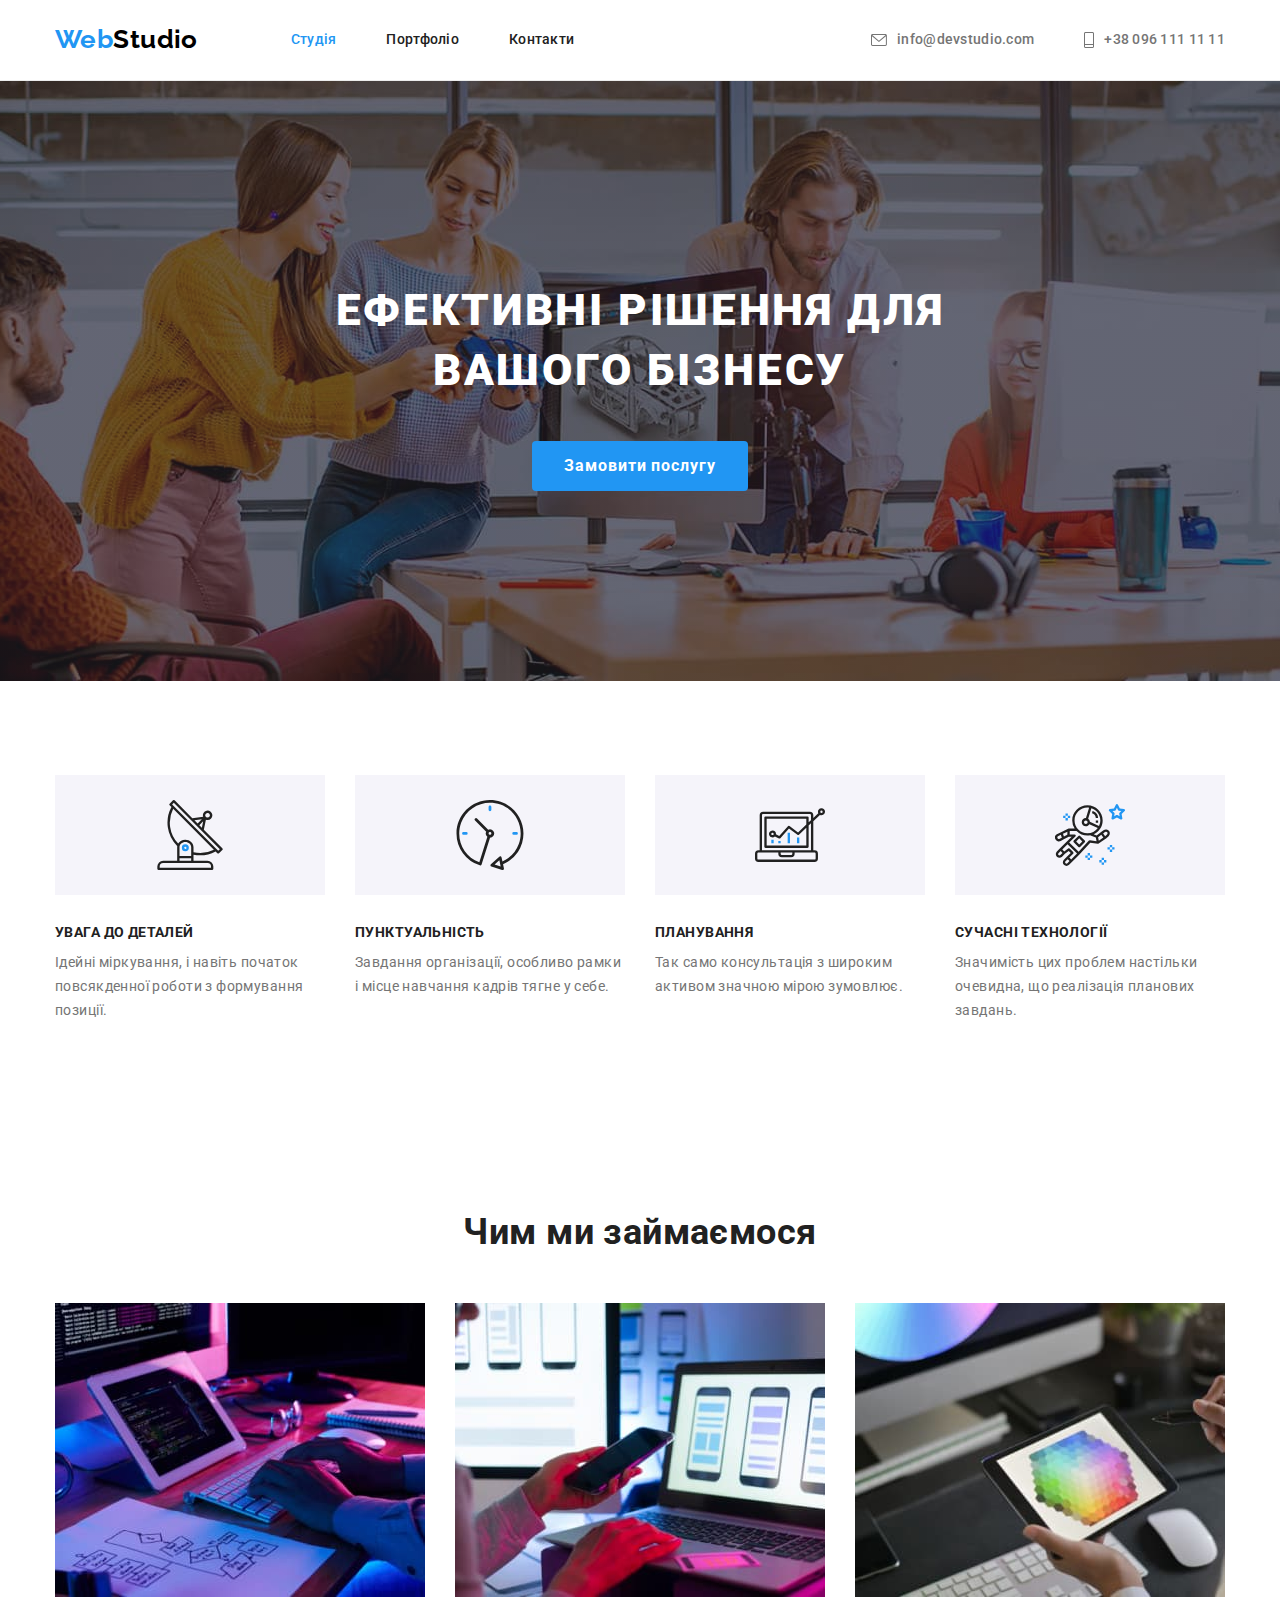
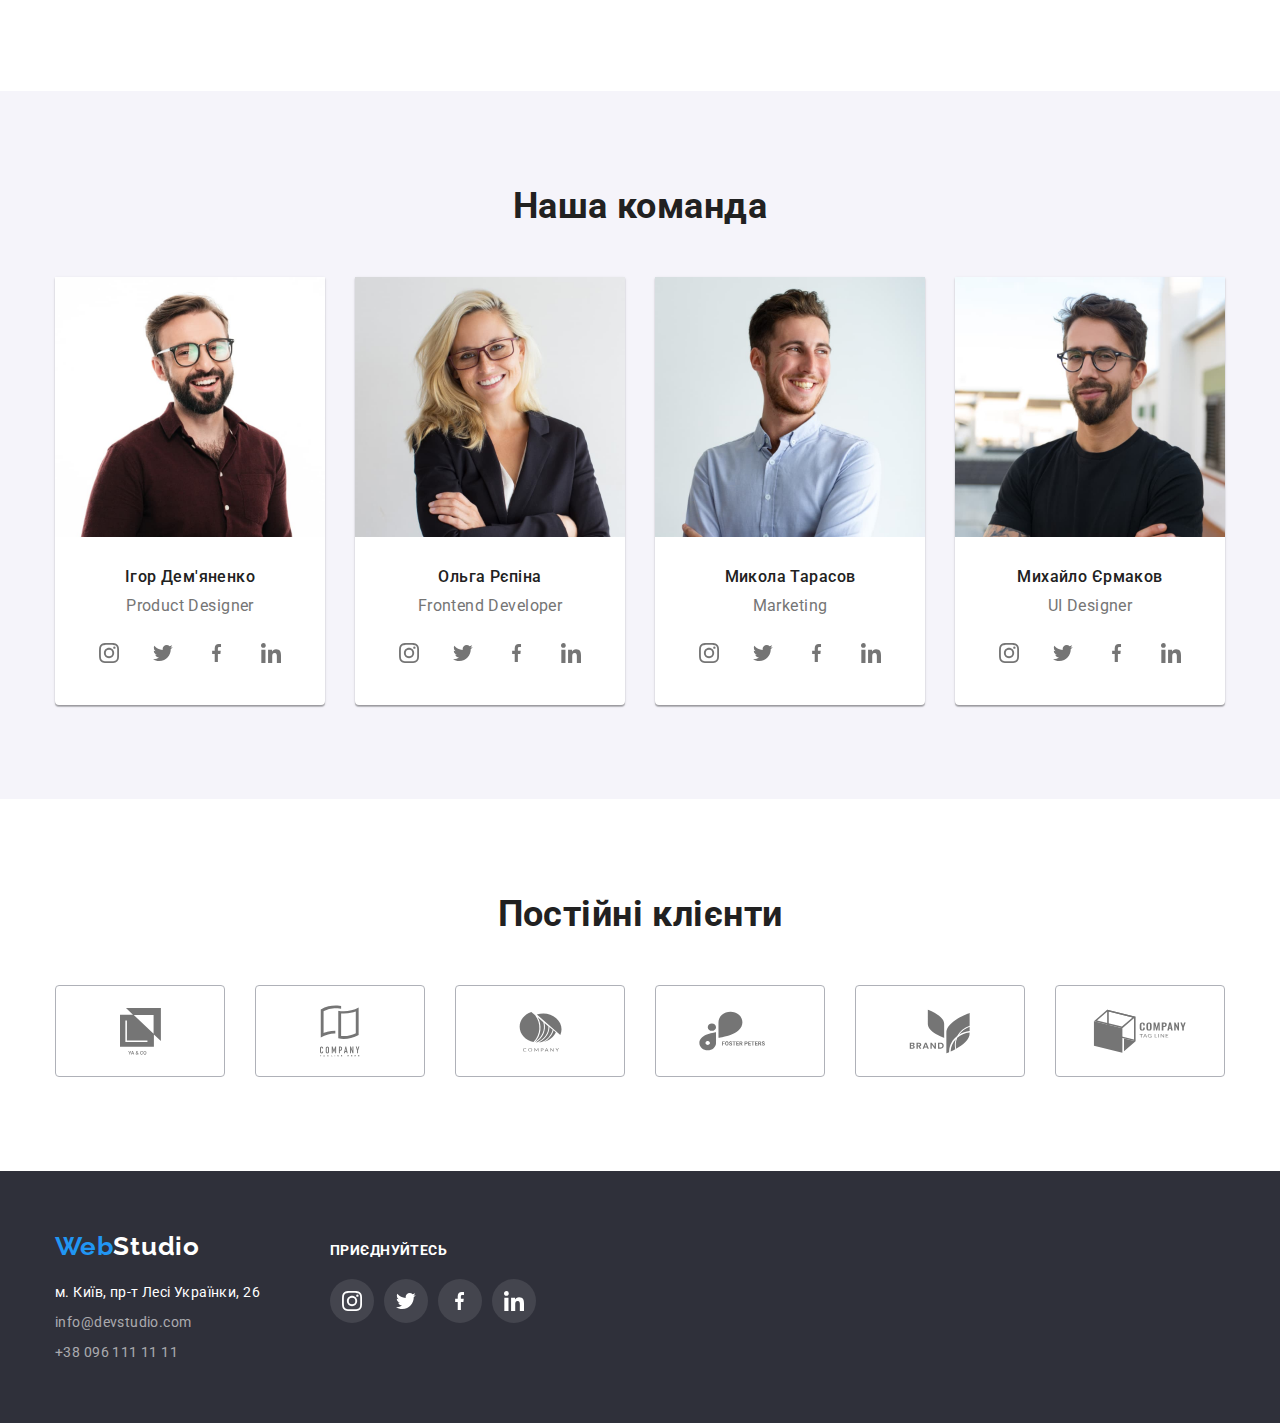
<file: index.html>
<!DOCTYPE html>
<html lang="uk">
  <head>
    <meta charset="UTF-8" />
    <meta http-equiv="X-UA-Compatible" content="IE=edge" />
    <meta name="viewport" content="width=device-width, initial-scale=1.0" />
    <title>Webstudio</title>
    <link
      href="https://fonts.googleapis.com/css2?family=Raleway:wght@700&family=Roboto:wght@400;500;700;900&display=swap"
      rel="stylesheet"
    />
    <link
      rel="stylesheet"
      href="https://cdnjs.cloudflare.com/ajax/libs/modern-normalize/1.1.0/modern-normalize.min.css"
    />
    <link rel="stylesheet" href="./css/styles.css" />
  </head>
  <body>
    <!-- Header -->
    <header class="page-header">
      <div class="container main-nav">
        <a class="logo" href="./index.html"
          >Web<span class="header-logo">Studio</span></a
        >
        <nav>
          <ul class="site-nav list">
            <li class="item">
              <a href="./index.html" class="link current">Студія</a>
            </li>
            <li class="item">
              <a href="./portfolio.html" class="link">Портфоліо</a>
            </li>
            <li class="item"><a href="" class="link">Контакти</a></li>
          </ul>
        </nav>

        <!-- Contacts -->
        <ul class="contacts-nav list">
          <li class="contacts-item item">
            <a href="mailto:info@devstudio.com" class="contacts-link link">
              <svg class="item-icon" width="16" height="12">
                <use href="./img/icons.svg#mail"></use>
              </svg>
              info@devstudio.com</a
            >
          </li>
          <li class="contacts-item item">
            <a href="tel:+38(096)111-11-11" class="contacts-link link">
              <svg class="item-icon" width="10" height="16">
                <use href="./img/icons.svg#phone"></use>
              </svg>
              +38 096 111 11 11</a
            >
          </li>
        </ul>
      </div>
    </header>
    <main>
      <!-- Hero -->
      <section class="hero">
        <h1 class="hero-title">Ефективні рішення для<br> вашого бізнесу</h1>
        <button type="button" class="button primary">Замовити послугу</button>
      </section>

      <!-- Feature -->
      <section class="feature section">
        <div class="container">
          <h2 class="section-title visually-hidden">Наші переваги</h2>
          <ul class="feature-list list">
            <li class="item">
              <div class="feature-block">
                <svg class="feature-icon">
                  <use href="./img/icons.svg#antenna"></use>
                </svg>
              </div>
              <h3 class="feature-subtitle">УВАГА ДО ДЕТАЛЕЙ</h3>
              <p>
                Ідейні міркування, і навіть початок повсякденної роботи з
                формування позиції.
              </p>
            </li>
            <li class="item">
              <div class="feature-block">
                <svg class="feature-icon">
                  <use href="./img/icons.svg#clock"></use>
                </svg>
              </div>
              <h3 class="feature-subtitle">ПУНКТУАЛЬНІСТЬ</h3>
              <p>
                Завдання організації, особливо рамки і місце навчання кадрів
                тягне у себе.
              </p>
            </li>
            <li class="item">
              <div class="feature-block">
                <svg class="feature-icon">
                  <use href="./img/icons.svg#diagram"></use>
                </svg>
              </div>
              <h3 class="feature-subtitle">ПЛАНУВАННЯ</h3>
              <p>
                Так само консультація з широким активом значною мірою зумовлює.
              </p>
            </li>
            <li class="item">
              <div class="feature-block">
                <svg class="feature-icon">
                  <use href="./img/icons.svg#astronaut"></use>
                </svg>
              </div>
              <h3 class="feature-subtitle">СУЧАСНІ ТЕХНОЛОГІЇ</h3>
              <p>
                Значимість цих проблем настільки очевидна, що реалізація
                планових завдань.
              </p>
            </li>
          </ul>
        </div>
      </section>

      <!-- Чим ми займаємося -->
      <section class="section work">
        <div class="container work">
          <h2 class="section-title">Чим ми займаємося</h2>
          <ul class="work-list list">
            <li>
              <img
                class="image"
                src="./img/work/work1.jpg"
                alt="Лептоп"
                width="370"
              />
            </li>
            <li>
              <img
                class="image"
                src="./img/work/work2.jpg"
                alt="Сматрфон"
                width="370"
              />
            </li>
            <li>
              <img
                class="image"
                src="./img/work/work3.jpg"
                alt="Планшет"
                width="370"
              />
            </li>
          </ul>
        </div>
      </section>

      <!-- Team -->
      <section class="section team">
        <div class="container">
          <h2 class="section-title">Наша команда</h2>
          <ul class="team-list list">
            <li class="item">
              <img
                class="team-img"
                src="./img/team/member1.jpg"
                alt="Ігор Дем'яненко"
                width="270"
              />
              <div class="team-descr">
                <h3 class="team-subtitle">Ігор Дем'яненко</h3>
                <p class="text">Product Designer</p>
              
                <ul class="social-list list">
                  <li class="social-item">
                    <a href="#" class="social-link">
                      <svg class="social-icon" width="20" height="20">
                        <use href="./img/icons.svg#instagram"></use>
                      </svg>
                    </a>
                  </li>
                  <li class="social-item">
                    <a href="#" class="social-link link">
                      <svg class="social-icon" width="20" height="20">
                        <use href="./img/icons.svg#twitter"></use>
                      </svg>
                    </a>
                  </li>
                  <li class="social-item">
                    <a href="#" class="social-link">
                      <svg class="social-icon" width="10" height="20">
                        <use href="./img/icons.svg#facebook"></use>
                      </svg>
                    </a>
                  </li>
                  <li class="social-item">
                    <a href="#" class="social-link">
                      <svg class="social-icon" width="20" height="20">
                        <use href="./img/icons.svg#linkedin"></use>
                      </svg>
                    </a>
                  </li>
                </ul>
              </div>
            </li>
            <li class="item">
              <img
                class="team-img"
                src="./img/team/member2.jpg"
                alt="Ольга
              Рєпіна"
                width="270"
              />
              <div class="team-descr">
                <h3 class="team-subtitle">Ольга Рєпіна</h3>
                <p class="text">Frontend Developer</p>
              
                <ul class="social-list list">
                  <li class="social-item">
                    <a href="#" class="social-link">
                      <svg class="social-icon" width="20" height="20">
                        <use href="./img/icons.svg#instagram"></use>
                      </svg>
                    </a>
                  </li>
                  <li class="social-item">
                    <a href="#" class="social-link link">
                      <svg class="social-icon" width="20" height="20">
                        <use href="./img/icons.svg#twitter"></use>
                      </svg>
                    </a>
                  </li>
                  <li class="social-item">
                    <a href="#" class="social-link">
                      <svg class="social-icon" width="10" height="20">
                        <use href="./img/icons.svg#facebook"></use>
                      </svg>
                    </a>
                  </li>
                  <li class="social-item">
                    <a href="#" class="social-link">
                      <svg class="social-icon" width="20" height="20">
                        <use href="./img/icons.svg#linkedin"></use>
                      </svg>
                    </a>
                  </li>
                </ul>
              </div>
            </li>
            <li class="item">
              <img
                class="team-img"
                src="./img/team/member3.jpg"
                alt="Микола Тарасов"
                width="270"
              />
              <div class="team-descr">
                <h3 class="team-subtitle">Микола Тарасов</h3>
                <p class="text">Marketing</p>
              
                <ul class="social-list list">
                  <li class="social-item">
                    <a href="#" class="social-link">
                      <svg class="social-icon" width="20" height="20">
                        <use href="./img/icons.svg#instagram"></use>
                      </svg>
                    </a>
                  </li>
                  <li class="social-item">
                    <a href="#" class="social-link link">
                      <svg class="social-icon" width="20" height="20">
                        <use href="./img/icons.svg#twitter"></use>
                      </svg>
                    </a>
                  </li>
                  <li class="social-item">
                    <a href="#" class="social-link">
                      <svg class="social-icon" width="10" height="20">
                        <use href="./img/icons.svg#facebook"></use>
                      </svg>
                    </a>
                  </li>
                  <li class="social-item">
                    <a href="#" class="social-link">
                      <svg class="social-icon" width="20" height="20">
                        <use href="./img/icons.svg#linkedin"></use>
                      </svg>
                    </a>
                  </li>
                </ul>
              </div>
            </li>
            <li class="item">
              <img
                class="team-img"
                src="./img/team/member4.jpg"
                alt="Михайло Єрмаков"
                width="270"
              />
              <div class="team-descr">
                <h3 class="team-subtitle">Михайло Єрмаков</h3>
                <p class="text">UI Designer</p>
              
                <ul class="social-list list">
                  <li class="social-item">
                    <a href="#" class="social-link">
                      <svg class="social-icon" width="20" height="20">
                        <use href="./img/icons.svg#instagram"></use>
                      </svg>
                    </a>
                  </li>
                  <li class="social-item">
                    <a href="#" class="social-link link">
                      <svg class="social-icon" width="20" height="20">
                        <use href="./img/icons.svg#twitter"></use>
                      </svg>
                    </a>
                  </li>
                  <li class="social-item">
                    <a href="#" class="social-link">
                      <svg class="social-icon" width="10" height="20">
                        <use href="./img/icons.svg#facebook"></use>
                      </svg>
                    </a>
                  </li>
                  <li class="social-item">
                    <a href="#" class="social-link">
                      <svg class="social-icon" width="20" height="20">
                        <use href="./img/icons.svg#linkedin"></use>
                      </svg>
                    </a>
                  </li>
                </ul>
              </div>
            </li>
          </ul>
        </div>
      </section>

      <!-- Clients -->
      <section class="section clients">
        <div class="container">
          <h2 class="section-title">Постійні клієнти</h2>
          <ul class="clients-list list">
            <li class="clients-item">
              <a href="#" class="clients-link">
                <svg class="clients-icon" width="41" height="47">
                  <use href="./img/icons.svg#company1"></use>
                </svg>
              </a>
            </li>
            <li class="clients-item">
              <a href="#" class="clients-link">
                <svg class="clients-icon" width="40" height="52">
                  <use href="./img/icons.svg#company2"></use>
                </svg>
              </a>
            </li>
            <li class="clients-item">
              <a href="#" class="clients-link">
                <svg class="clients-icon" width="43" height="41">
                  <use href="./img/icons.svg#company3"></use>
                </svg>
              </a>
            </li>
            <li class="clients-item">
              <a href="#" class="clients-link">
                <svg class="clients-icon" width="84" height="40">
                  <use href="./img/icons.svg#company4"></use>
                </svg>
              </a>
            </li>
            <li class="clients-item">
              <a href="#" class="clients-link">
                <svg class="clients-icon" width="62" height="45">
                  <use href="./img/icons.svg#company5"></use>
                </svg>
              </a>
            </li>
            <li class="clients-item">
              <a href="#" class="clients-link">
                <svg class="clients-icon" width="94" height="44">
                  <use href="./img/icons.svg#company6"></use>
                </svg>
              </a>
            </li>
          </ul>
        </div>
      </section>
    </main>

    <!-- Footer -->
    <footer class="page-footer">
      <div class="footer-container container">
        <div class="footer-location">
          <a class="logo" href="./index.html">
            Web<span class="footer-logo">Studio</span></a
          >
          <address class="address">
            <a
              class="location-footer"
              href="https://www.google.com/maps/place/%D0%B1%D1%83%D0%BB%D1%8C%D0%B2%D0%B0%D1%80+%D0%9B%D0%B5%D1%81%D1%96+%D0%A3%D0%BA%D1%80%D0%B0%D1%97%D0%BD%D0%BA%D0%B8,+26,+%D0%9A%D0%B8%D1%97%D0%B2,+02000/data=!4m2!3m1!1s0x40d4cf0e033ecbe9:0x57a4dffefec77da0?sa=X&ved=2ahUKEwiA3O_IqY_7AhVwl4sKHR75A3gQ8gF6BAgYEAE"
              target="_blank"
              rel="noopener noreferrer"
            >
              м. Київ, пр-т Лесі Українки, 26</a
            >
            <a class="contact-footer" href="mailto:info@devstudio.com"
              >info@devstudio.com</a
            >
            <a class="contact-footer" href="tel:+38(096)111-11-11"
              >+38 096 111 11 11</a
            >
          </address>
        </div>

        <div class="footer-social">
          <p class="footer-title">приєднуйтесь</p>
          <ul class="social-list list">
            <li class="social-item">
              <a href="#" class="social-link footer link">
                <svg class="social-icon" width="20" height="20">
                  <use href="./img/icons.svg#instagram"></use>
                </svg>
              </a>
            </li>
            <li class="social-item">
              <a href="#" class="social-link footer link">
                <svg class="social-icon" width="20" height="20">
                  <use href="./img/icons.svg#twitter"></use>
                </svg>
              </a>
            </li>
            <li class="social-item">
              <a href="#" class="social-link footer link">
                <svg class="social-icon" width="10" height="20">
                  <use href="./img/icons.svg#facebook"></use>
                </svg>
              </a>
            </li>
            <li class="social-item">
              <a href="#" class="social-link footer link">
                <svg class="social-icon" width="20" height="20">
                  <use href="./img/icons.svg#linkedin"></use>
                </svg>
              </a>
            </li>
          </ul>
        </div>
      </div>
    </footer>
  </body>
</html>
</file>
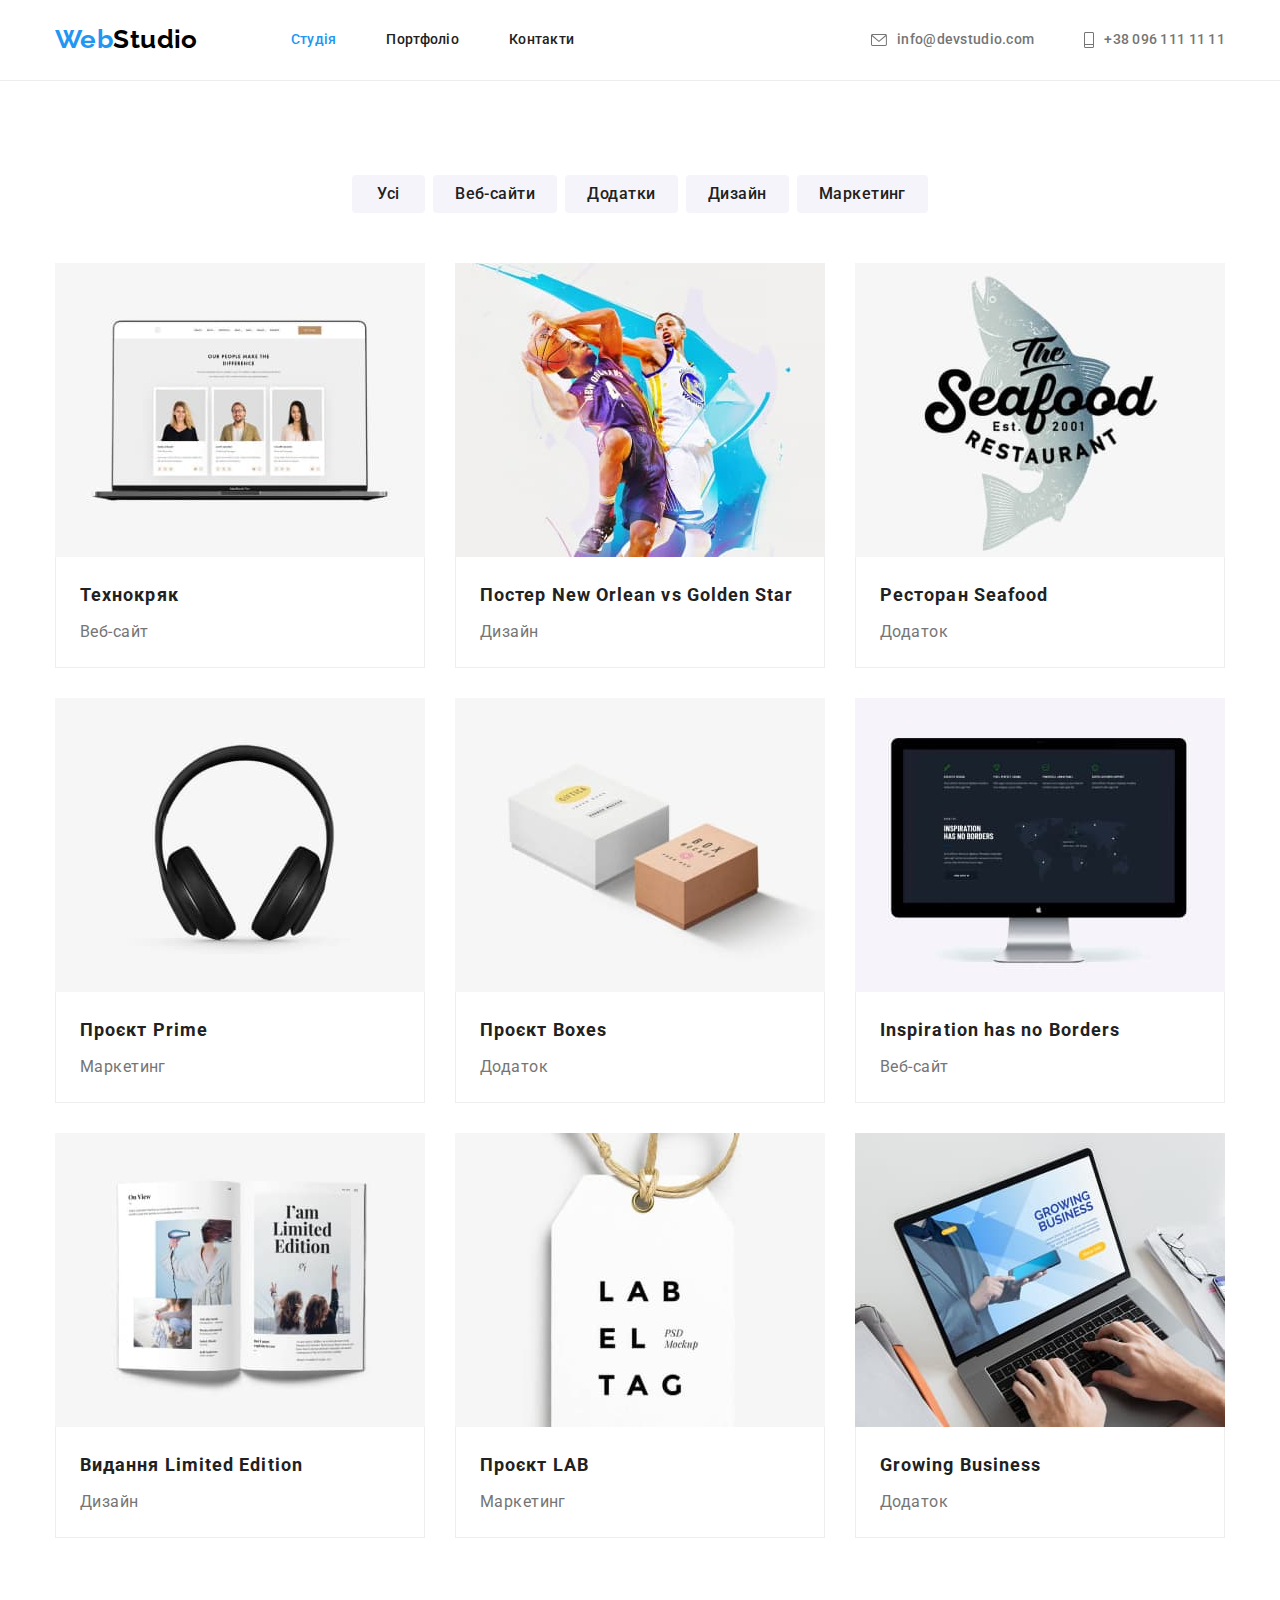
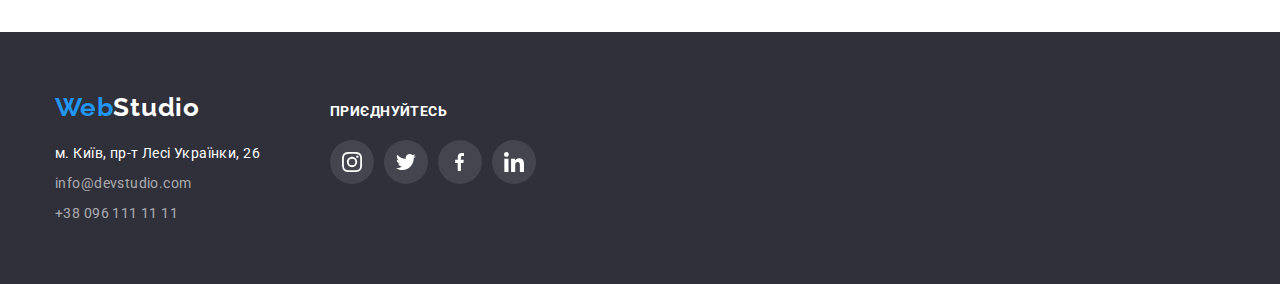
<file: portfolio.html>
<!DOCTYPE html>
<html lang="en">
  <head>
    <meta charset="UTF-8" />
    <meta http-equiv="X-UA-Compatible" content="IE=edge" />
    <meta name="viewport" content="width=device-width, initial-scale=1.0" />
    <title>Document</title>
    <link rel="stylesheet" href="./css/styles.css" />
    <link
      href="https://fonts.googleapis.com/css2?family=Raleway:wght@700&family=Roboto:wght@400;500;700;900&display=swap"
      rel="stylesheet"
    />
    <link
      rel="stylesheet"
      href="https://cdnjs.cloudflare.com/ajax/libs/modern-normalize/1.1.0/modern-normalize.min.css"
    />
    <link rel="stylesheet" href="./css/styles.css" />
  </head>
  <body class="page">
    <!-- Header -->
    <header class="page-header">
      <div class="container main-nav">
        <a class="logo" href="./index.html"
          >Web<span class="header-logo">Studio</span></a
        >
        <nav>
          <ul class="site-nav list">
            <li class="item">
              <a href="./index.html" class="link current">Студія</a>
            </li>
            <li class="item">
              <a href="./portfolio.html" class="link">Портфоліо</a>
            </li>
            <li class="item"><a href="" class="link">Контакти</a></li>
          </ul>
        </nav>

        <!-- Contacts -->
        <ul class="contacts-nav list">
          <li class="contacts-item item">
            <a href="mailto:info@devstudio.com" class="contacts-link link">
              <svg class="item-icon" width="16" height="12">
                <use href="./img/icons.svg#mail"></use>
              </svg>
              info@devstudio.com</a
            >
          </li>
          <li class="contacts-item item">
            <a href="tel:+38(096)111-11-11" class="contacts-link link">
              <svg class="item-icon" width="10" height="16">
                <use href="./img/icons.svg#phone"></use>
              </svg>
              +38 096 111 11 11</a
            >
          </li>
        </ul>
      </div>
    </header>

    <!-- Content -->
    <main>
      <section class="porfolio section">
        <div class="container">
          <!-- Filter -->
          <div class="filter">
            <h1 class="filter-title visually-hidden">Портфолио</h1>
            <ul class="filter-list list">
              <li class="item">
                <button type="button" class="button secondary">Усі</button>
              </li>
              <li class="item">
                <button type="button" class="button secondary">
                  Веб-сайти
                </button>
              </li>
              <li class="item">
                <button type="button" class="button secondary">Додатки</button>
              </li>
              <li>
                <button type="button" class="button secondary">Дизайн</button>
              </li>
              <li class="item">
                <button type="button" class="button secondary">
                  Маркетинг
                </button>
              </li>
            </ul>
          </div>

          <!-- Portfolio -->
          <div class="portfolio">
            <ul class="portfolio-list list">
              <li class="item">
                <a href="" class="portfolio-link link"
                  ><img
                    class="image"
                    src="./img/portfolio/portfolio1.jpg"
                    alt="Открытый ноутбук"
                    width="370"
                  />
                  <div class="item-descr">
                    <h2 class="portfolio-subtitle">Технокряк</h2>
                    <p class="text">Веб-сайт</p>
                  </div>
                </a>
              </li>
              <li class="item">
                <a href="" class="portfolio-link link">
                  <img
                    class="image"
                    src="./img/portfolio/portfolio2.jpg"
                    alt="Два баскетболиста борются за мяч"
                    width="370"
                  />
                  <div class="item-descr">
                    <h2 class="portfolio-subtitle">
                      Постер New Orlean vs Golden Star
                    </h2>
                    <p class="text">Дизайн</p>
                  </div>
                </a>
              </li>
              <li class="item">
                <a href="" class="portfolio-link link"
                  ><img
                    class="image"
                    src="./img/portfolio/portfolio3.jpg"
                    alt="Логотип ресторана Seafood"
                    width="370"
                  />
                  <div class="item-descr">
                    <h2 class="portfolio-subtitle">Ресторан Seafood</h2>
                    <p class="text">Додаток</p>
                  </div>
                </a>
              </li>
              <li class="item">
                <a href="" class="portfolio-link link"
                  ><img
                    class="image"
                    src="./img/portfolio/portfolio4.jpg"
                    alt="Наушники"
                    width="370"
                  />
                  <div class="item-descr">
                    <h2 class="portfolio-subtitle">Проєкт Prime</h2>
                    <p class="text">Маркетинг</p>
                  </div>
                </a>
              </li>
              <li class="item">
                <a href="" class="portfolio-link link"
                  ><img
                    class="image"
                    src="./img/portfolio/portfolio5.jpg"
                    alt="Белая большая и коричневая малая коробки"
                    width="370"
                  />
                  <div class="item-descr">
                    <h2 class="portfolio-subtitle">Проєкт Boxes</h2>
                    <p class="text">Додаток</p>
                  </div>
                </a>
              </li>
              <li class="item">
                <a href="" class="portfolio-link link"
                  ><img
                    class="image"
                    src="./img/portfolio/portfolio6.jpg"
                    alt="Монитор Apple"
                    width="370"
                  />
                  <div class="item-descr">
                    <h2 class="portfolio-subtitle">
                      Inspiration has no Borders
                    </h2>
                    <p class="text">Веб-сайт</p>
                  </div>
                </a>
              </li>
              <li class="item">
                <a href="" class="portfolio-link link"
                  ><img
                    class="image"
                    src="./img/portfolio/portfolio7.jpg"
                    alt="Открытый журнал"
                    width="370"
                  />
                  <div class="item-descr">
                    <h2 class="portfolio-subtitle">Видання Limited Edition</h2>
                    <p class="text">Дизайн</p>
                  </div>
                </a>
              </li>
              <li class="item">
                <a href="" class="portfolio-link link"
                  ><img
                    class="image"
                    src="./img/portfolio/portfolio8.jpg"
                    alt="Бирка с логотипом проекта LAB"
                    width="370"
                  />
                  <div class="item-descr">
                    <h2 class="portfolio-subtitle">Проєкт LAB</h2>
                    <p class="text">Маркетинг</p>
                  </div>
                </a>
              </li>
              <li class="item">
                <a href="" class="portfolio-link link"
                  ><img
                    class="image"
                    src="./img/portfolio/portfolio9.jpg"
                    alt="Человек печатает на ноутбуке"
                    width="370"
                  />
                  <div class="item-descr">
                    <h2 class="portfolio-subtitle">Growing Business</h2>
                    <p class="text">Додаток</p>
                  </div>
                </a>
              </li>
            </ul>
          </div>
        </div>
      </section>
    </main>

    <!-- Footer -->
    <footer class="page-footer">
      <div class="footer-container container">
        <div class="footer-location">
          <a class="logo" href="./index.html">
            Web<span class="footer-logo">Studio</span></a>
          <address class="address">
            <a class="location-footer"
              href="https://www.google.com/maps/place/%D0%B1%D1%83%D0%BB%D1%8C%D0%B2%D0%B0%D1%80+%D0%9B%D0%B5%D1%81%D1%96+%D0%A3%D0%BA%D1%80%D0%B0%D1%97%D0%BD%D0%BA%D0%B8,+26,+%D0%9A%D0%B8%D1%97%D0%B2,+02000/data=!4m2!3m1!1s0x40d4cf0e033ecbe9:0x57a4dffefec77da0?sa=X&ved=2ahUKEwiA3O_IqY_7AhVwl4sKHR75A3gQ8gF6BAgYEAE"
              target="_blank" rel="noopener noreferrer">
              м. Київ, пр-т Лесі Українки, 26</a>
            <a class="contact-footer" href="mailto:info@devstudio.com">info@devstudio.com</a>
            <a class="contact-footer" href="tel:+38(096)111-11-11">+38 096 111 11 11</a>
          </address>
        </div>
    
        <div class="footer-social">
          <p class="footer-title">приєднуйтесь</p>
          <ul class="social-list list">
            <li class="social-item">
              <a href="#" class="social-link footer link">
                <svg class="social-icon" width="20" height="20">
                  <use href="./img/icons.svg#instagram"></use>
                </svg>
              </a>
            </li>
            <li class="social-item">
              <a href="#" class="social-link footer link">
                <svg class="social-icon" width="20" height="20">
                  <use href="./img/icons.svg#twitter"></use>
                </svg>
              </a>
            </li>
            <li class="social-item">
              <a href="#" class="social-link footer link">
                <svg class="social-icon" width="10" height="20">
                  <use href="./img/icons.svg#facebook"></use>
                </svg>
              </a>
            </li>
            <li class="social-item">
              <a href="#" class="social-link footer link">
                <svg class="social-icon" width="20" height="20">
                  <use href="./img/icons.svg#linkedin"></use>
                </svg>
              </a>
            </li>
          </ul>
        </div>
      </div>
    </footer>
  </body>
</html>
</file>
<file: css/styles.css>
/* фирменный синий #2196F3 */
/* фирменный черный #000000 */
/* черный для заголовков  #212121 */
/* белый для заголовков #FFFFFF */
/* основной #757575 */
/* белый прозрачный rgba(255, 255, 255, 0.6); */
/* задник темный #2F303A; */
/* задник серый #F5F4FA; */
/* иконки в футере rgba(255, 255, 255, 0.1); */

:root {
  --primary-text-color: #757575;
  --title-text-color: #212121;
  --accent-text-color: #2196f3;
  --primary-bgc: #2f303a;
  --secondary-bgc: #f5f4fa;
  --wtite-color: #ffffff;
  --black-color: #000000;
  --transparent-white: rgba(255, 255, 255, 0.6);
  --clients-color: #afb1b8;
  --footer-icon-color: rgba(255, 255, 255, 0.1);
}

/* Body */

body {
  font-family: Roboto, sans-serif;
  font-size: 14px;
  line-height: 1.71;
  letter-spacing: 0.03em;
  background-color: var(--wtite-color);
  color: var(--primary-text-color);
}

/* Утилиты */

.list {
  list-style: none;
  padding: 0;
  margin: 0;
}

h1,
h2,
h3,
h4,
p {
  margin-top: 0;
  margin-bottom: 0;
}

.container {
  width: 1200px;
  padding-left: 15px;
  padding-right: 15px;
  margin-right: auto;
  margin-left: auto;

  /* outline: 2px solid orange; */
}

.section.no-padding {
  padding-top: 0;
}

/* Hidden title */

.visually-hidden {
  position: absolute;
  width: 1px;
  height: 1px;
  margin: -1px;
  border: 0;
  padding: 0;

  white-space: nowrap;
  clip-path: inset(100%);
  clip: rect(0 0 0 0);
  overflow: hidden;
}

/* Logo */

.logo {
  color: var(--accent-text-color);
  font-family: Raleway, sans-serif;
  font-weight: 700;
  font-size: 26px;
  line-height: 1.2;
  text-decoration: none;
}

.header-logo {
  color: var(--black-color);
}

.footer-logo {
  color: var(--wtite-color);
  letter-spacing: 0.03em;
}

/* Header */

.page-header {
  border-bottom: 1px solid #ececec;
}

.main-nav {
  display: flex;
  align-items: center;
}

.site-nav {
  display: flex;
  margin-left: 93px;
}

.site-nav .item + .item {
  margin-left: 50px;
}

.site-nav .link {
  display: block;
  padding-top: 32px;
  padding-bottom: 32px;

  color: var(--title-text-color);
  font-weight: 500;
  font-size: 14px;
  line-height: 1.14;
  letter-spacing: 0.02em;
  text-decoration: none;
}

.site-nav .link.current {
  color: var(--accent-text-color);
}

.site-nav .link:hover,
.site-nav .link:focus {
  color: var(--accent-text-color);
}

/* Contacts */

.contacts-nav .link {
  color: var(--primary-text-color);
  font-weight: 500;
  font-size: 14px;
  line-height: 1.14;
  letter-spacing: 0.02em;
  text-decoration: none;
}

.contacts-link:hover,
.contacts-link:focus {
  color: var(--accent-text-color);
}

.contacts-nav {
  display: flex;
  margin-left: auto;
}

.contacts-nav .item + .item {
  margin-left: 50px;
}

.contacts-link {
  display: flex;
  align-items: center;
}

.item-icon {
  margin-right: 10px;
  fill: currentColor;
}

/* Hero */

.hero {
  text-align: center;
  padding-top: 200px;
  padding-bottom: 200px;
  margin-left: auto;
  margin-right: auto;

  background-image: linear-gradient(
      to right,
      rgba(47, 48, 58, 0.4),
      rgba(47, 48, 58, 0.4)
    ),
    url(../img/hero-bgc.jpg);
  background-color: #c4c4c4;
  max-width: 1600px;
  height: 600px;
  background-repeat: no-repeat;
  background-size: cover;
  background-position: center;
}

.hero-title {
  color: var(--wtite-color);
  font-weight: 900;
  font-size: 44px;
  line-height: 1.36;
  letter-spacing: 0.06em;
  text-transform: uppercase;

  margin-bottom: 40px;
}

/* Section */

.section {
  padding-top: 94px;
  padding-bottom: 94px;
}

.section-title {
  color: var(--title-text-color);
  font-size: 36px;
  line-height: 1.17;
  text-align: center;

  padding-bottom: 50px;
}

/* Feature */

.feature-block {
  display: flex;
  justify-content: center;
  align-items: center;
  width: 270px;
  height: 120px;
  margin-bottom: 30px;

  background-color: var(--secondary-bgc);
}

.feature-icon {
  width: 70px;
  height: 70px;
}

.feature-list {
  display: flex;
}

.feature-list .item {
  max-width: 270px;
  margin-left: 30px;
}

.feature-list .item:first-child {
  margin-left: 0;
}

.feature-subtitle {
  color: var(--title-text-color);
  font-size: 14px;
  line-height: 1.14;
  text-transform: uppercase;

  margin-bottom: 10px;
}

/* Чим ми займаємося */

.work-list {
  display: flex;
  justify-content: space-between;
}

.work-list .image {
  display: block;
}

/* Team  */

.section.team {
  background-color: var(--secondary-bgc);
}

.team-list {
  display: flex;
  justify-content: space-between;
}

.team-img {
  display: flex;
}

.team-list .item {
  background-color: var(--wtite-color);
  box-shadow: 0px 1px 3px rgba(0, 0, 0, 0.12), 0px 1px 1px rgba(0, 0, 0, 0.14),
    0px 2px 1px rgba(0, 0, 0, 0.2);
  border-radius: 0px 0px 4px 4px;
}

.team-descr {
  padding: 30px 0;
}

.team-subtitle {
  display: flex;
  justify-content: center;
  margin-bottom: 10px;

  color: var(--title-text-color);
  font-weight: 500;
  font-size: 16px;
  line-height: 1.19;
}

.team-list .text {
  display: flex;
  justify-content: center;
  margin-bottom: 16px;

  font-size: 16px;
  line-height: 1.19;
}

.team-social {
  display: flex;
  justify-content: center;
}

.social-list {
  display: flex;
  justify-content: center;
  gap: 10px;
}

.social-item {
  width: 44px;
  height: 44px;
}

.social-link {
  display: flex;
  justify-content: center;
  align-items: center;
  min-width: 100%;
  height: 100%;
  border-radius: 50%;
  background-color: var(--wtite-color);
  color: var(--primary-text-color);
}

.social-icon {
  fill: currentColor;
}

.social-link:hover,
.social-link:focus {
  background-color: var(--accent-text-color);
  color: var(--wtite-color);
}

/* Clients */

.clients-list {
  display: flex;
  justify-content: center;
  gap: 30px;
}

.clients-item {
  display: flex;
  justify-content: center;
  width: 170px;
  height: 92px;
}

.clients-link {
  display: flex;
  justify-content: center;
  align-items: center;
  width: 100%;
  height: 100%;
  border: 1px solid var(--clients-color);
  border-radius: 4px;
  color: var(--primary-text-color);
}

.clients-icon {
  fill: currentColor;
}

.clients-link:hover,
.clients-link:focus {
  border: 1px solid var(--accent-text-color);
  border-radius: 4px;
}

.clients-link:hover,
.clients-link:focus {
  color: var(--accent-text-color);
}

/* Button */

.button {
  color: var(--wtite-color);
  background-color: var(--accent-text-color);
  font-family: inherit;
  cursor: pointer;
  border-radius: 4px;
  border: 0;
}

.button.primary {
  padding: 10px 32px;

  color: var(--wtite-color);
  background-color: var(--accent-text-color);
  font-weight: 700;
  font-size: 16px;
  line-height: 1.9;
  letter-spacing: 0.06em;
}

.button.secondary {
  min-width: 73px;
  padding: 6px 22px;

  color: var(--title-text-color);
  background-color: var(--secondary-bgc);
  font-weight: 500;
  font-size: 16px;
  line-height: 1.63;
  letter-spacing: 0.03em;
}

.button.primary:hover,
.button.primary:focus {
  color: var(--wtite-color);
  background-color: #188ce8;
}

.button.secondary:hover,
.button.secondary:focus,
.button.secondary:active {
  color: var(--wtite-color);
  background-color: var(--accent-text-color);
  box-shadow: 0px 3px 1px rgba(0, 0, 0, 0.1), 0px 1px 2px rgba(0, 0, 0, 0.08),
    0px 2px 2px rgba(0, 0, 0, 0.12);
}

/* Footer */

.page-footer {
  padding-top: 60px;
  padding-bottom: 60px;

  background-color: var(--primary-bgc);
}

.page-footer .logo {
  display: block;
  margin-bottom: 20px;
}

.address {
  display: flex;
  flex-direction: column;
}

.location-footer {
  color: var(--wtite-color);
  font-size: 14px;
  line-height: 1.5;
  font-style: normal;
  text-decoration: none;
}

.contact-footer {
  margin-top: 9px;

  color: var(--transparent-white);
  font-size: 14px;
  line-height: 1.5;
  font-style: normal;
  text-decoration: none;
}

.location-footer:hover,
location-footer:focus {
  color: var(--accent-text-color);
}

.contact-footer:hover,
.contact-footer:focus {
  color: var(--accent-text-color);
}

.footer-title {
  margin-bottom: 20px;

  font-weight: 700;
  font-size: 14px;
  line-height: 1.14;
  text-transform: uppercase;
  color: var(--wtite-color);
}

.footer-container {
  display: flex;
  align-items: baseline;
}

.footer-social {
  margin-left: 70px;
}

.social-link.footer {
  background-color: var(--footer-icon-color);
  color: var(--wtite-color);
}

.social-link:hover,
.social-link:focus {
  background-color: var(--accent-text-color);
}

/* Portfolio-page */

/* Filter */

.filter-list {
  display: flex;
  justify-content: center;
  margin-bottom: 50px;
  gap: 8px;
}

/* Portfolio-content */

.portfolio-list {
  display: flex;
  flex-wrap: wrap;
  gap: 30px;
  padding: 0;
}

.item-descr {
  padding: 20px 24px;
  border-left: 1px solid #eeeeee;
  border-bottom: 1px solid #eeeeee;
  border-right: 1px solid #eeeeee;
}

.portfolio-subtitle {
  margin-bottom: 4px;

  color: var(--title-text-color);
  font-weight: 700;
  font-size: 18px;
  line-height: 2;
  letter-spacing: 0.06em;
}

.portfolio-list .text {
  color: var(--primary-text-color);
  font-size: 16px;
  line-height: 1.88;
}

.portfolio-list .link {
  text-decoration: none;
}

.portfolio-list .image {
  display: block;
  /* margin-bottom: 20px; */
}

.portfolio-link {
  display: block;
}

.portfolio-link:hover,
.portfolio-link:focus {
  box-shadow: 0px 1px 1px rgba(0, 0, 0, 0.12), 0px 4px 4px rgba(0, 0, 0, 0.06),
    1px 4px 6px rgba(0, 0, 0, 0.16);
}
</file>
